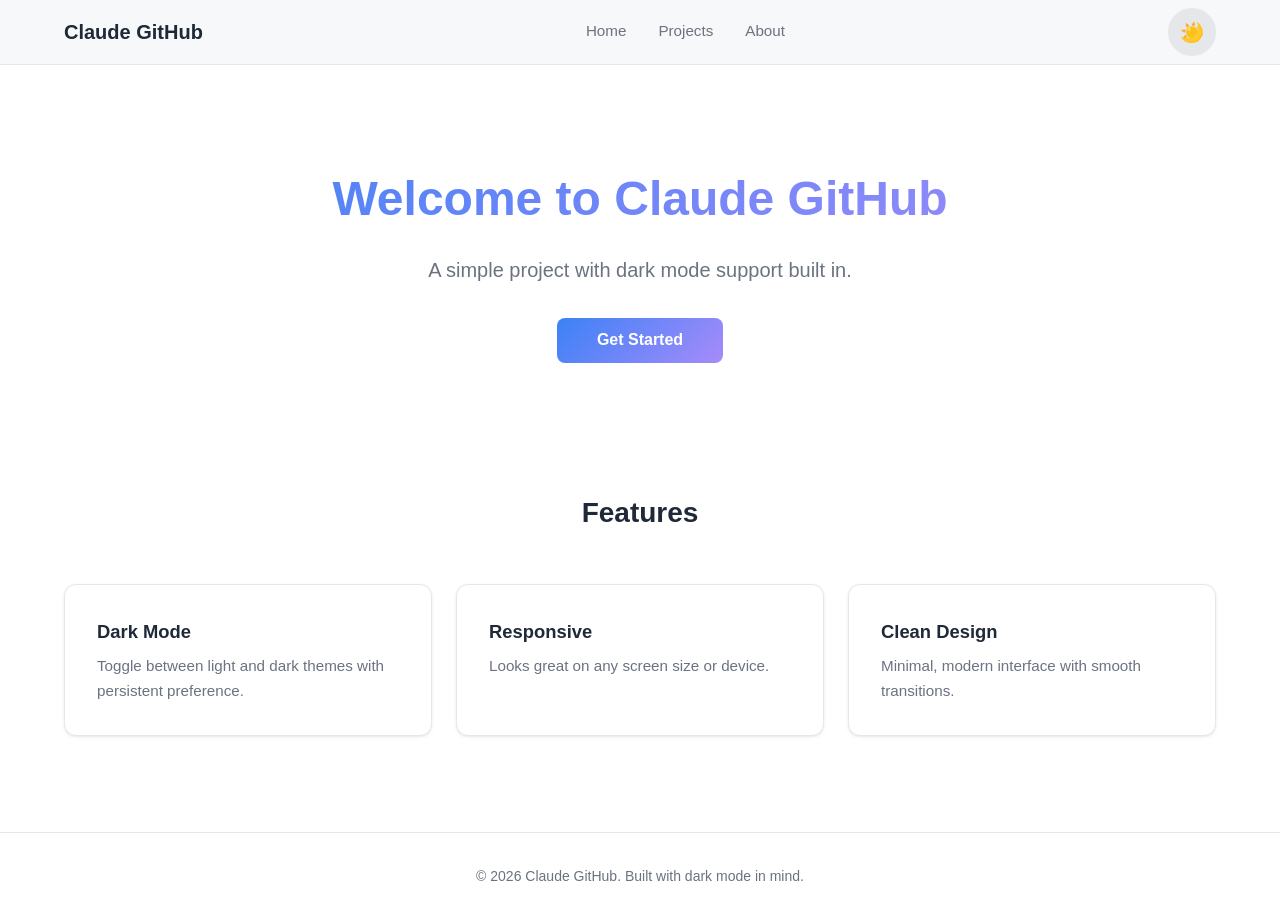
<file: index.html>
<!DOCTYPE html>
<html lang="en">
<head>
  <meta charset="UTF-8">
  <meta name="viewport" content="width=device-width, initial-scale=1.0">
  <title>Claude GitHub</title>
  <link rel="stylesheet" href="styles.css">
</head>
<body>
  <header class="header">
    <div class="container header-inner">
      <h1 class="logo">Claude GitHub</h1>
      <nav class="nav">
        <a href="#">Home</a>
        <a href="#">Projects</a>
        <a href="#">About</a>
      </nav>
      <button id="theme-toggle" class="theme-toggle" aria-label="Toggle dark mode">
        <span class="toggle-icon sun">☀️</span>
        <span class="toggle-icon moon">🌙</span>
      </button>
    </div>
  </header>

  <main class="main">
    <section class="hero">
      <div class="container">
        <h2>Welcome to Claude GitHub</h2>
        <p>A simple project with dark mode support built in.</p>
        <button id="cta-btn" class="cta-btn">Get Started</button>
      </div>
    </section>

    <section class="features">
      <div class="container">
        <h3>Features</h3>
        <div class="feature-grid">
          <div class="feature-card">
            <h4>Dark Mode</h4>
            <p>Toggle between light and dark themes with persistent preference.</p>
          </div>
          <div class="feature-card">
            <h4>Responsive</h4>
            <p>Looks great on any screen size or device.</p>
          </div>
          <div class="feature-card">
            <h4>Clean Design</h4>
            <p>Minimal, modern interface with smooth transitions.</p>
          </div>
        </div>
      </div>
    </section>
  </main>

  <footer class="footer">
    <div class="container">
      <p>&copy; 2026 Claude GitHub. Built with dark mode in mind.</p>
    </div>
  </footer>

  <script src="app.js"></script>
</body>
</html>
</file>
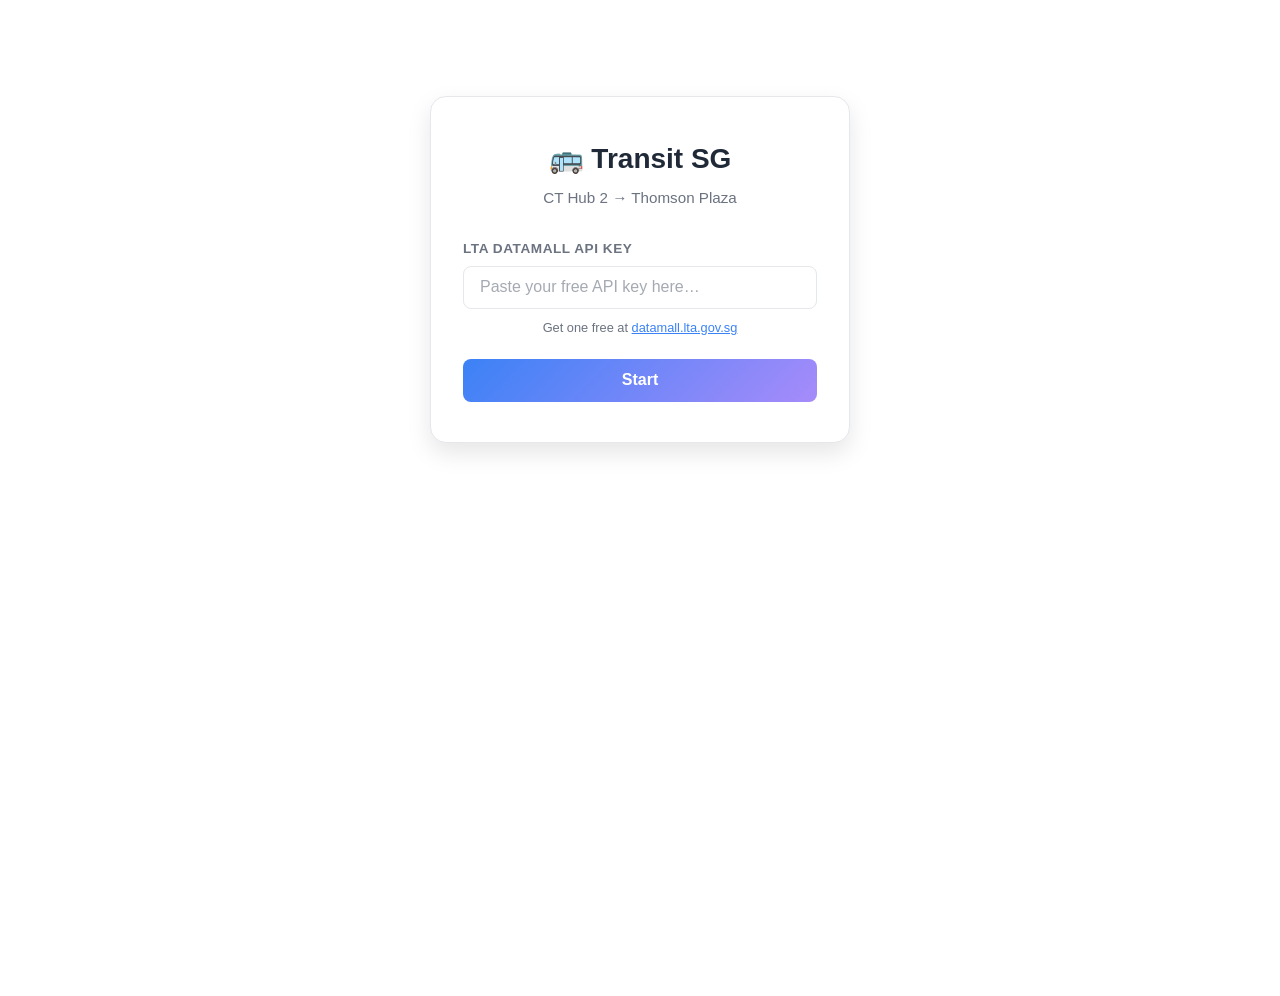
<file: projects/index.html>
<!DOCTYPE html>
<html lang="en" data-theme="light">
<head>
  <meta charset="UTF-8">
  <meta name="viewport" content="width=device-width, initial-scale=1.0">
  <title>Transit — CT Hub 2 to Thomson Plaza</title>
  <link rel="stylesheet" href="../styles.css">
  <link rel="stylesheet" href="transit.css">
</head>
<body>
  <!-- ======================================== -->
  <!-- API KEY SCREEN                         -->
  <!-- ======================================== -->
  <div id="key-screen" class="screen active">
    <div class="key-card">
      <h2>🚌 Transit SG</h2>
      <p class="key-subtitle">CT Hub 2 → Thomson Plaza</p>
      <div class="key-form">
        <label for="api-key">LTA DataMall API Key</label>
        <input
          type="text"
          id="api-key"
          placeholder="Paste your free API key here…"
          autocomplete="off"
          spellcheck="false"
        />
        <p class="key-hint">
          Get one free at
          <a href="https://datamall.lta.gov.sg" target="_blank" rel="noopener">datamall.lta.gov.sg</a>
        </p>
        <button id="key-submit" class="primary-btn">Start</button>
      </div>
    </div>
  </div>

  <!-- ======================================== -->
  <!-- MAIN TRANSIT APP                        -->
  <!-- ======================================== -->
  <div id="app-screen" class="screen">
    <header class="transit-header">
      <div class="route-badge">
        <span class="route-from">CT Hub 2</span>
        <span class="route-arrow">→</span>
        <span class="route-to">Thomson Plaza</span>
      </div>
      <button id="transit-theme-toggle" class="theme-toggle" aria-label="Toggle dark mode">
        <span class="toggle-icon sun">☀️</span>
        <span class="toggle-icon moon">🌙</span>
      </button>
    </header>

    <!-- Journey info strip -->
    <section class="journey-info">
      <div class="j-row">
        <span class="j-label">Distance</span>
        <span class="j-value" id="j-distance">~8.5 km</span>
      </div>
      <div class="j-row">
        <span class="j-label">Est. travel</span>
        <span class="j-value" id="j-time">35–50 min</span>
      </div>
      <div class="j-row">
        <span class="j-label">Best route</span>
        <span class="j-value" id="j-best">Loading…</span>
      </div>
    </section>

    <!-- Origin stops -->
    <section class="stop-group">
      <div class="stop-group-header">
        <div class="stop-marker origin"></div>
        <div>
          <h3>CT Hub 2</h3>
          <p class="stop-address">277 Alexandra Rd, S159935</p>
        </div>
      </div>
      <div id="origin-stops" class="stop-cards">
        <div class="loading-pulse">Searching stops…</div>
      </div>
    </section>

    <!-- Destination stops -->
    <section class="stop-group">
      <div class="stop-group-header">
        <div class="stop-marker dest"></div>
        <div>
          <h3>Thomson Plaza</h3>
          <p class="stop-address">301 Upper Thomson Rd, S574408</p>
        </div>
      </div>
      <div id="dest-stops" class="stop-cards">
        <div class="loading-pulse">Searching stops…</div>
      </div>
    </section>

    <!-- Shared services (routes that hit both) -->
    <section class="shared-section" id="shared-section" style="display:none;">
      <h3>Direct buses (both stops)</h3>
      <div id="shared-cards" class="stop-cards"></div>
    </section>

    <footer class="transit-footer">
      <p>Data via <a href="https://datamall.lta.gov.sg" target="_blank" rel="noopener">LTA DataMall</a> · Updated every 30 s</p>
      <button id="refresh-btn" class="ghost-btn">↻ Refresh</button>
    </footer>
  </div>

  <script src="transit.js"></script>
</body>
</html>
</file>
<file: styles.css>
/* ============================================
   CSS Custom Properties — Theme Tokens
   ============================================ */
:root {
  /* Light theme (default) */
  --bg-primary: #ffffff;
  --bg-secondary: #f6f8fa;
  --bg-card: #ffffff;
  --text-primary: #1f2937;
  --text-secondary: #6b7280;
  --border-color: #e5e7eb;
  --accent: #3b82f6;
  --accent-hover: #2563eb;
  --shadow: 0 1px 3px rgba(0, 0, 0, 0.1);
  --shadow-lg: 0 10px 25px rgba(0, 0, 0, 0.1);
  --toggle-bg: #e5e7eb;
  --toggle-dot: #ffffff;
}

[data-theme="dark"] {
  --bg-primary: #0f172a;
  --bg-secondary: #1e293b;
  --bg-card: #1e293b;
  --text-primary: #f1f5f9;
  --text-secondary: #94a3b8;
  --border-color: #334155;
  --accent: #60a5fa;
  --accent-hover: #3b82f6;
  --shadow: 0 1px 3px rgba(0, 0, 0, 0.3);
  --shadow-lg: 0 10px 25px rgba(0, 0, 0, 0.4);
  --toggle-bg: #475569;
  --toggle-dot: #1e293b;
}

/* Respect system preference if no saved theme */
@media (prefers-color-scheme: dark) {
  :root:not([data-theme="light"]) {
    --bg-primary: #0f172a;
    --bg-secondary: #1e293b;
    --bg-card: #1e293b;
    --text-primary: #f1f5f9;
    --text-secondary: #94a3b8;
    --border-color: #334155;
    --accent: #60a5fa;
    --accent-hover: #3b82f6;
    --shadow: 0 1px 3px rgba(0, 0, 0, 0.3);
    --shadow-lg: 0 10px 25px rgba(0, 0, 0, 0.4);
    --toggle-bg: #475569;
    --toggle-dot: #1e293b;
  }
}

/* ============================================
   Reset & Base
   ============================================ */
*, *::before, *::after {
  margin: 0;
  padding: 0;
  box-sizing: border-box;
}

html {
  font-size: 16px;
  scroll-behavior: smooth;
}

body {
  font-family: -apple-system, BlinkMacSystemFont, 'Segoe UI', Roboto, Oxygen, Ubuntu, sans-serif;
  background-color: var(--bg-primary);
  color: var(--text-primary);
  line-height: 1.6;
  transition: background-color 0.3s ease, color 0.3s ease;
}

a {
  color: var(--accent);
  text-decoration: none;
  transition: color 0.2s ease;
}

a:hover {
  color: var(--accent-hover);
}

/* ============================================
   Layout
   ============================================ */
.container {
  max-width: 1200px;
  margin: 0 auto;
  padding: 0 1.5rem;
}

/* ============================================
   Header
   ============================================ */
.header {
  background-color: var(--bg-secondary);
  border-bottom: 1px solid var(--border-color);
  position: sticky;
  top: 0;
  z-index: 100;
  transition: background-color 0.3s ease, border-color 0.3s ease;
}

.header-inner {
  display: flex;
  align-items: center;
  justify-content: space-between;
  height: 4rem;
}

.logo {
  font-size: 1.25rem;
  font-weight: 700;
  color: var(--text-primary);
}

.nav {
  display: flex;
  gap: 2rem;
}

.nav a {
  color: var(--text-secondary);
  font-weight: 500;
  font-size: 0.95rem;
  padding: 0.25rem 0;
  border-bottom: 2px solid transparent;
  transition: color 0.2s ease, border-color 0.2s ease;
}

.nav a:hover {
  color: var(--text-primary);
  border-bottom-color: var(--accent);
}

/* ============================================
   Theme Toggle
   ============================================ */
.theme-toggle {
  display: flex;
  align-items: center;
  justify-content: center;
  width: 3rem;
  height: 3rem;
  border: none;
  border-radius: 50%;
  background-color: var(--toggle-bg);
  cursor: pointer;
  position: relative;
  overflow: hidden;
  transition: background-color 0.3s ease, transform 0.15s ease;
}

.theme-toggle:hover {
  transform: scale(1.1);
}

.theme-toggle:active {
  transform: scale(0.95);
}

.toggle-icon {
  position: absolute;
  font-size: 1.2rem;
  transition: opacity 0.3s ease, transform 0.3s ease;
}

[data-theme="dark"] .sun,
:root:not([data-theme="light"]) .moon {
  opacity: 1;
  transform: rotate(0deg) scale(1);
}

[data-theme="dark"] .moon,
:root:not([data-theme="light"]) .sun {
  opacity: 0;
  transform: rotate(90deg) scale(0.5);
}

/* ============================================
   Hero
   ============================================ */
.hero {
  padding: 6rem 0 4rem;
  text-align: center;
}

.hero h2 {
  font-size: 3rem;
  font-weight: 800;
  margin-bottom: 1rem;
  background: linear-gradient(135deg, var(--accent), #a78bfa);
  -webkit-background-clip: text;
  -webkit-text-fill-color: transparent;
  background-clip: text;
}

.hero p {
  font-size: 1.25rem;
  color: var(--text-secondary);
  max-width: 500px;
  margin: 0 auto 2rem;
}

.cta-btn {
  display: inline-block;
  padding: 0.85rem 2.5rem;
  font-size: 1rem;
  font-weight: 600;
  color: #ffffff;
  background: linear-gradient(135deg, var(--accent), #a78bfa);
  border: none;
  border-radius: 0.5rem;
  cursor: pointer;
  transition: transform 0.15s ease, box-shadow 0.2s ease;
}

.cta-btn:hover {
  transform: translateY(-2px);
  box-shadow: var(--shadow-lg);
  color: #ffffff;
}

.cta-btn:active {
  transform: translateY(0);
}

/* ============================================
   Features
   ============================================ */
.features {
  padding: 4rem 0 6rem;
}

.features h3 {
  font-size: 1.75rem;
  font-weight: 700;
  text-align: center;
  margin-bottom: 3rem;
  color: var(--text-primary);
}

.feature-grid {
  display: grid;
  grid-template-columns: repeat(auto-fit, minmax(280px, 1fr));
  gap: 1.5rem;
}

.feature-card {
  background-color: var(--bg-card);
  border: 1px solid var(--border-color);
  border-radius: 0.75rem;
  padding: 2rem;
  box-shadow: var(--shadow);
  transition: background-color 0.3s ease, border-color 0.3s ease, transform 0.2s ease;
}

.feature-card:hover {
  transform: translateY(-4px);
  box-shadow: var(--shadow-lg);
}

.feature-card h4 {
  font-size: 1.15rem;
  font-weight: 600;
  margin-bottom: 0.5rem;
  color: var(--text-primary);
}

.feature-card p {
  color: var(--text-secondary);
  font-size: 0.95rem;
}

/* ============================================
   Footer
   ============================================ */
.footer {
  border-top: 1px solid var(--border-color);
  padding: 2rem 0;
  text-align: center;
  transition: border-color 0.3s ease;
}

.footer p {
  color: var(--text-secondary);
  font-size: 0.875rem;
}

/* ============================================
   Responsive
   ============================================ */
@media (max-width: 768px) {
  .header-inner {
    flex-wrap: wrap;
    height: auto;
    padding: 1rem 0;
    gap: 0.75rem;
  }

  .nav {
    gap: 1.25rem;
    order: 3;
    width: 100%;
    justify-content: center;
  }

  .hero h2 {
    font-size: 2rem;
  }

  .hero p {
    font-size: 1rem;
  }
}
</file>
<file: projects/transit.css>
/* ============================================
   TRANSIT APP — styles.css extension
   (light/dark tokens already in styles.css)
   ============================================ */

/* Key / setup screen */
.screen {
  display: none;
  min-height: 100vh;
}
.screen.active {
  display: block;
}

.key-card {
  max-width: 420px;
  margin: 6rem auto;
  padding: 2.5rem 2rem;
  background: var(--bg-card);
  border: 1px solid var(--border-color);
  border-radius: 1rem;
  box-shadow: var(--shadow-lg);
  text-align: center;
}
.key-card h2 {
  font-size: 1.75rem;
  margin-bottom: 0.25rem;
  color: var(--text-primary);
}
.key-subtitle {
  color: var(--text-secondary);
  font-size: 0.95rem;
  margin-bottom: 1.75rem;
}
.key-form label {
  display: block;
  text-align: left;
  font-weight: 600;
  font-size: 0.85rem;
  color: var(--text-secondary);
  margin-bottom: 0.4rem;
  text-transform: uppercase;
  letter-spacing: 0.04em;
}
.key-form input {
  width: 100%;
  padding: 0.7rem 1rem;
  font-size: 1rem;
  font-family: inherit;
  border: 1.5px solid var(--border-color);
  border-radius: 0.5rem;
  background: var(--bg-primary);
  color: var(--text-primary);
  outline: none;
  transition: border-color 0.2s;
}
.key-form input:focus {
  border-color: var(--accent);
}
.key-form input::placeholder {
  color: var(--text-secondary);
  opacity: 0.6;
}
.key-hint {
  font-size: 0.8rem;
  color: var(--text-secondary);
  margin: 0.6rem 0 1.25rem;
}
.key-hint a {
  text-decoration: underline;
}
.primary-btn {
  width: 100%;
  padding: 0.8rem;
  font-size: 1rem;
  font-weight: 600;
  color: #fff;
  background: linear-gradient(135deg, var(--accent), #a78bfa);
  border: none;
  border-radius: 0.5rem;
  cursor: pointer;
  transition: transform 0.15s, box-shadow 0.2s;
}
.primary-btn:hover {
  transform: translateY(-1px);
  box-shadow: var(--shadow-lg);
}
.ghost-btn {
  padding: 0.4rem 0.9rem;
  font-size: 0.85rem;
  font-weight: 500;
  color: var(--text-secondary);
  background: transparent;
  border: 1px solid var(--border-color);
  border-radius: 0.5rem;
  cursor: pointer;
  transition: color 0.2s, border-color 0.2s;
}
.ghost-btn:hover {
  color: var(--text-primary);
  border-color: var(--accent);
}

/* Transit header */
.transit-header {
  display: flex;
  align-items: center;
  justify-content: space-between;
  padding: 1rem 1.5rem;
  background: var(--bg-secondary);
  border-bottom: 1px solid var(--border-color);
  position: sticky;
  top: 0;
  z-index: 50;
}
.route-badge {
  display: flex;
  align-items: center;
  gap: 0.5rem;
  font-size: 0.9rem;
}
.route-from { font-weight: 600; color: var(--text-primary); }
.route-arrow { color: var(--text-secondary); }
.route-to { font-weight: 600; color: var(--accent); }

/* Journey info strip */
.journey-info {
  display: flex;
  flex-wrap: wrap;
  gap: 0;
  border-bottom: 1px solid var(--border-color);
}
.j-row {
  flex: 1 1 0;
  min-width: 100px;
  padding: 0.9rem 1.5rem;
}
.j-row + .j-row {
  border-left: 1px solid var(--border-color);
}
.j-label {
  display: block;
  font-size: 0.7rem;
  text-transform: uppercase;
  letter-spacing: 0.05em;
  color: var(--text-secondary);
  margin-bottom: 0.15rem;
}
.j-value {
  font-weight: 700;
  font-size: 1rem;
  color: var(--text-primary);
}

/* Stop groups */
.stop-group {
  padding: 1.25rem 1.5rem;
  border-bottom: 1px solid var(--border-color);
}
.stop-group-header {
  display: flex;
  align-items: center;
  gap: 0.75rem;
  margin-bottom: 0.75rem;
}
.stop-group-header h3 {
  font-size: 1.05rem;
  color: var(--text-primary);
}
.stop-address {
  font-size: 0.8rem;
  color: var(--text-secondary);
}
.stop-marker {
  width: 1rem;
  height: 1rem;
  border-radius: 50%;
  flex-shrink: 0;
}
.stop-marker.origin {
  background: #22c55e;
  box-shadow: 0 0 0 3px rgba(34,197,94,0.25);
}
.stop-marker.dest {
  background: #ef4444;
  box-shadow: 0 0 0 3px rgba(239,68,68,0.25);
}

/* Stop / arrival cards */
.stop-cards {
  display: flex;
  flex-direction: column;
  gap: 0.5rem;
}
.arrival-card {
  display: flex;
  align-items: center;
  gap: 1rem;
  padding: 0.85rem 1rem;
  background: var(--bg-card);
  border: 1px solid var(--border-color);
  border-radius: 0.6rem;
  transition: background-color 0.2s;
}
.arrival-card:hover {
  background: var(--bg-secondary);
}
.bus-number {
  font-size: 1.4rem;
  font-weight: 800;
  color: var(--accent);
  min-width: 2.5rem;
  text-align: center;
  padding: 0.25rem 0.5rem;
  background: var(--bg-secondary);
  border-radius: 0.4rem;
}
.arrival-details {
  flex: 1;
  min-width: 0;
}
.bus-desc {
  font-size: 0.8rem;
  color: var(--text-secondary);
  white-space: nowrap;
  overflow: hidden;
  text-overflow: ellipsis;
}
.arrival-times {
  display: flex;
  gap: 0.5rem;
  flex-wrap: wrap;
  margin-top: 0.2rem;
}
.time-chip {
  font-size: 0.85rem;
  font-weight: 600;
  padding: 0.15rem 0.5rem;
  border-radius: 0.35rem;
  background: var(--bg-primary);
  color: var(--text-primary);
  border: 1px solid var(--border-color);
}
.time-chip.soon {
  color: #22c55e;
  border-color: rgba(34,197,94,0.3);
}
.time-chip.warning {
  color: #f59e0b;
  border-color: rgba(245,158,11,0.3);
}
.bus-type-badge {
  font-size: 0.7rem;
  font-weight: 600;
  padding: 0.1rem 0.4rem;
  border-radius: 0.25rem;
  background: #8b5cf6;
  color: #fff;
  white-space: nowrap;
}

/* Shared section */
.shared-section {
  padding: 1.25rem 1.5rem;
  border-bottom: 1px solid var(--border-color);
}
.shared-section h3 {
  font-size: 1rem;
  color: var(--text-primary);
  margin-bottom: 0.75rem;
}

/* Loading pulse */
.loading-pulse {
  text-align: center;
  padding: 1.5rem;
  color: var(--text-secondary);
  font-size: 0.9rem;
  animation: pulse 1.5s ease-in-out infinite;
}
@keyframes pulse {
  0%, 100% { opacity: 1; }
  50% { opacity: 0.4; }
}

/* Transit footer */
.transit-footer {
  display: flex;
  justify-content: space-between;
  align-items: center;
  padding: 1rem 1.5rem;
  font-size: 0.8rem;
  color: var(--text-secondary);
}
.transit-footer a {
  color: var(--accent);
}

/* Responsive */
@media (max-width: 480px) {
  .route-badge {
    font-size: 0.78rem;
  }
  .j-row {
    min-width: 50%;
  }
  .arrival-card {
    flex-wrap: wrap;
  }
}
</file>
